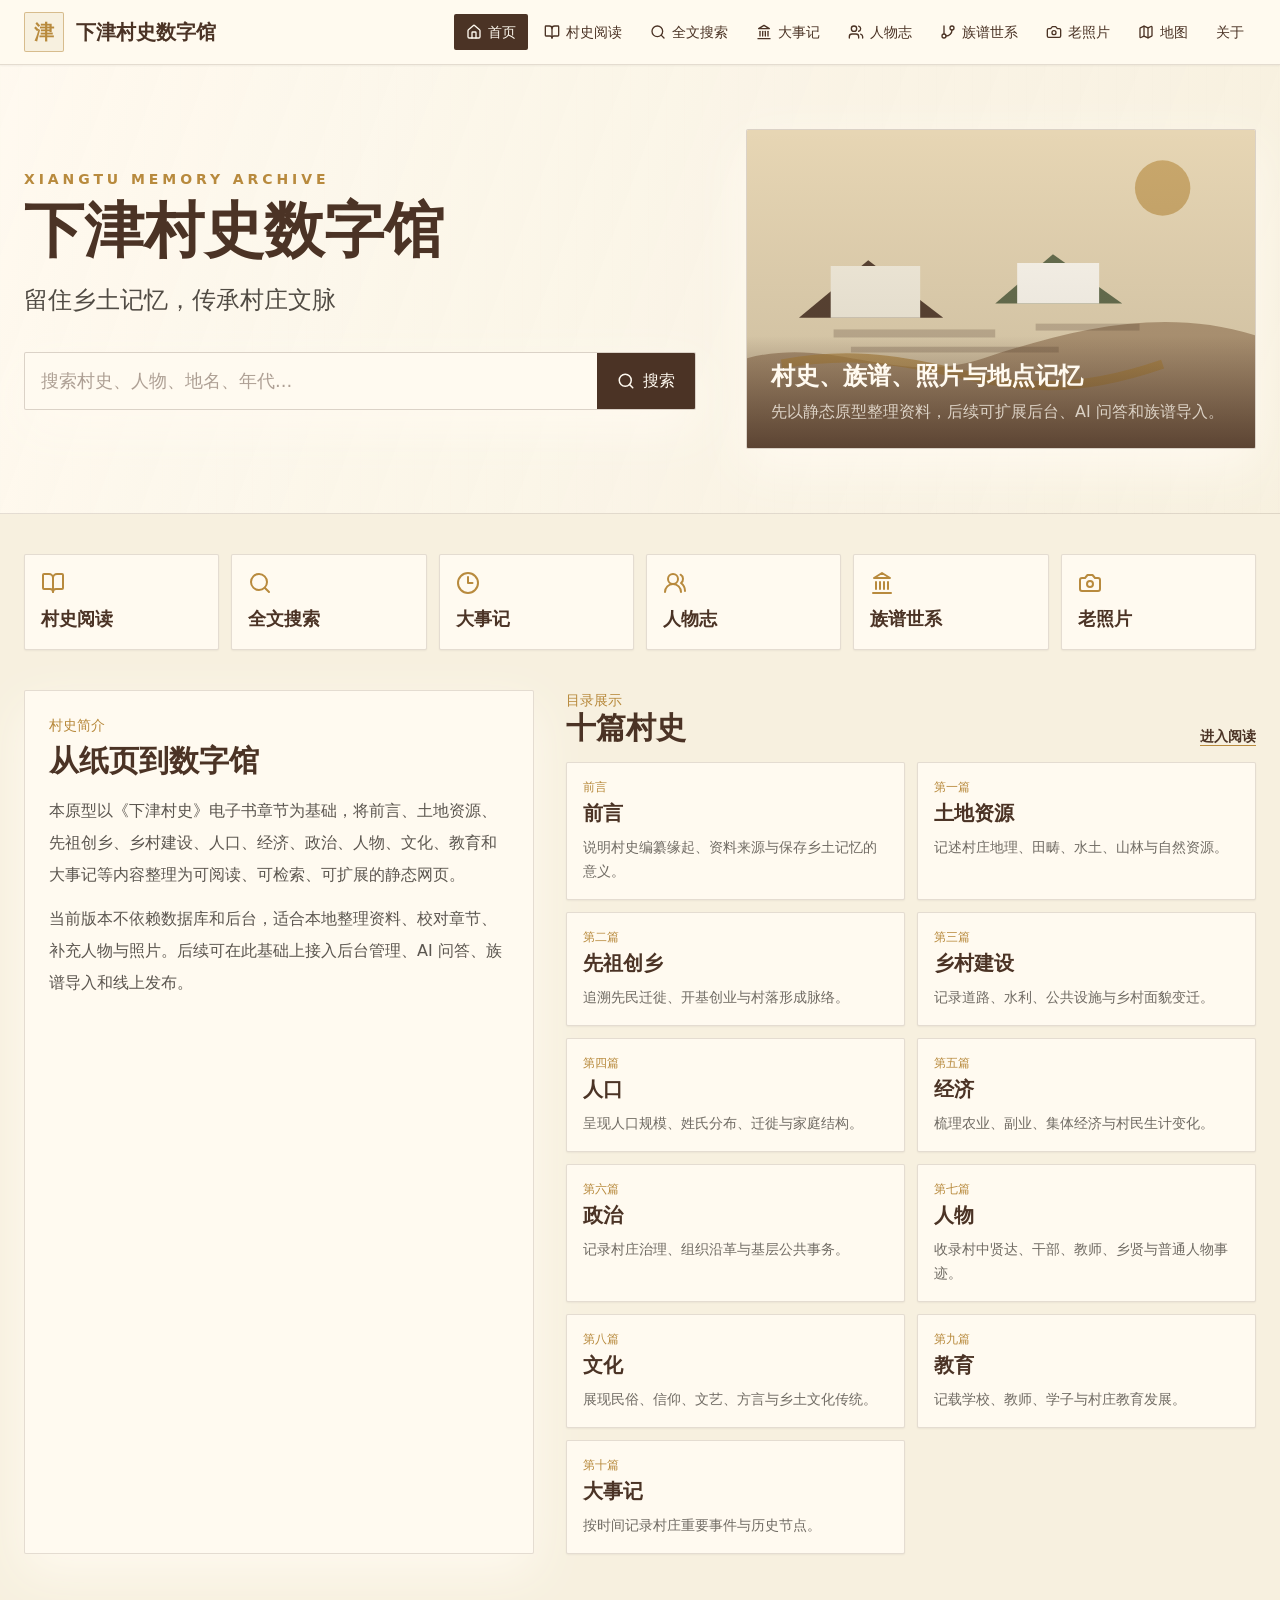
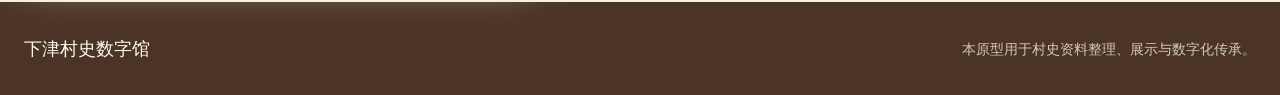
<file: index.html>
<!doctype html>
<html lang="zh-CN">
  <head>
    <meta charset="UTF-8" />
    <meta name="viewport" content="width=device-width, initial-scale=1.0" />
    <title>下津村史数字馆</title>
    <script type="module" crossorigin src="./assets/index-D4QN0NcS.js"></script>
    <link rel="stylesheet" crossorigin href="./assets/index-DAocf0F-.css">
  </head>
  <body>
    <div id="root"></div>
  </body>
</html>
</file>
<file: assets/index-DAocf0F-.css>
.leaflet-pane,.leaflet-tile,.leaflet-marker-icon,.leaflet-marker-shadow,.leaflet-tile-container,.leaflet-pane>svg,.leaflet-pane>canvas,.leaflet-zoom-box,.leaflet-image-layer,.leaflet-layer{position:absolute;left:0;top:0}.leaflet-container{overflow:hidden}.leaflet-tile,.leaflet-marker-icon,.leaflet-marker-shadow{-webkit-user-select:none;-moz-user-select:none;user-select:none;-webkit-user-drag:none}.leaflet-tile::-moz-selection{background:transparent}.leaflet-tile::selection{background:transparent}.leaflet-safari .leaflet-tile{image-rendering:-webkit-optimize-contrast}.leaflet-safari .leaflet-tile-container{width:1600px;height:1600px;-webkit-transform-origin:0 0}.leaflet-marker-icon,.leaflet-marker-shadow{display:block}.leaflet-container .leaflet-overlay-pane svg{max-width:none!important;max-height:none!important}.leaflet-container .leaflet-marker-pane img,.leaflet-container .leaflet-shadow-pane img,.leaflet-container .leaflet-tile-pane img,.leaflet-container img.leaflet-image-layer,.leaflet-container .leaflet-tile{max-width:none!important;max-height:none!important;width:auto;padding:0}.leaflet-container img.leaflet-tile{mix-blend-mode:plus-lighter}.leaflet-container.leaflet-touch-zoom{touch-action:pan-x pan-y}.leaflet-container.leaflet-touch-drag{touch-action:none;touch-action:pinch-zoom}.leaflet-container.leaflet-touch-drag.leaflet-touch-zoom{touch-action:none}.leaflet-container{-webkit-tap-highlight-color:transparent}.leaflet-container a{-webkit-tap-highlight-color:rgba(51,181,229,.4)}.leaflet-tile{filter:inherit;visibility:hidden}.leaflet-tile-loaded{visibility:inherit}.leaflet-zoom-box{width:0;height:0;box-sizing:border-box;z-index:800}.leaflet-overlay-pane svg{-moz-user-select:none}.leaflet-pane{z-index:400}.leaflet-tile-pane{z-index:200}.leaflet-overlay-pane{z-index:400}.leaflet-shadow-pane{z-index:500}.leaflet-marker-pane{z-index:600}.leaflet-tooltip-pane{z-index:650}.leaflet-popup-pane{z-index:700}.leaflet-map-pane canvas{z-index:100}.leaflet-map-pane svg{z-index:200}.leaflet-vml-shape{width:1px;height:1px}.lvml{behavior:url(#default#VML);display:inline-block;position:absolute}.leaflet-control{position:relative;z-index:800;pointer-events:visiblePainted;pointer-events:auto}.leaflet-top,.leaflet-bottom{position:absolute;z-index:1000;pointer-events:none}.leaflet-top{top:0}.leaflet-right{right:0}.leaflet-bottom{bottom:0}.leaflet-left{left:0}.leaflet-control{float:left;clear:both}.leaflet-right .leaflet-control{float:right}.leaflet-top .leaflet-control{margin-top:10px}.leaflet-bottom .leaflet-control{margin-bottom:10px}.leaflet-left .leaflet-control{margin-left:10px}.leaflet-right .leaflet-control{margin-right:10px}.leaflet-fade-anim .leaflet-popup{opacity:0;transition:opacity .2s linear}.leaflet-fade-anim .leaflet-map-pane .leaflet-popup{opacity:1}.leaflet-zoom-animated{transform-origin:0 0}svg.leaflet-zoom-animated{will-change:transform}.leaflet-zoom-anim .leaflet-zoom-animated{transition:transform .25s cubic-bezier(0,0,.25,1)}.leaflet-zoom-anim .leaflet-tile,.leaflet-pan-anim .leaflet-tile{transition:none}.leaflet-zoom-anim .leaflet-zoom-hide{visibility:hidden}.leaflet-interactive{cursor:pointer}.leaflet-grab{cursor:grab}.leaflet-crosshair,.leaflet-crosshair .leaflet-interactive{cursor:crosshair}.leaflet-popup-pane,.leaflet-control{cursor:auto}.leaflet-dragging .leaflet-grab,.leaflet-dragging .leaflet-grab .leaflet-interactive,.leaflet-dragging .leaflet-marker-draggable{cursor:move;cursor:grabbing}.leaflet-marker-icon,.leaflet-marker-shadow,.leaflet-image-layer,.leaflet-pane>svg path,.leaflet-tile-container{pointer-events:none}.leaflet-marker-icon.leaflet-interactive,.leaflet-image-layer.leaflet-interactive,.leaflet-pane>svg path.leaflet-interactive,svg.leaflet-image-layer.leaflet-interactive path{pointer-events:visiblePainted;pointer-events:auto}.leaflet-container{background:#ddd;outline-offset:1px}.leaflet-container a{color:#0078a8}.leaflet-zoom-box{border:2px dotted #38f;background:#ffffff80}.leaflet-container{font-family:Helvetica Neue,Arial,Helvetica,sans-serif;font-size:12px;font-size:.75rem;line-height:1.5}.leaflet-bar{box-shadow:0 1px 5px #000000a6;border-radius:4px}.leaflet-bar a{background-color:#fff;border-bottom:1px solid #ccc;width:26px;height:26px;line-height:26px;display:block;text-align:center;text-decoration:none;color:#000}.leaflet-bar a,.leaflet-control-layers-toggle{background-position:50% 50%;background-repeat:no-repeat;display:block}.leaflet-bar a:hover,.leaflet-bar a:focus{background-color:#f4f4f4}.leaflet-bar a:first-child{border-top-left-radius:4px;border-top-right-radius:4px}.leaflet-bar a:last-child{border-bottom-left-radius:4px;border-bottom-right-radius:4px;border-bottom:none}.leaflet-bar a.leaflet-disabled{cursor:default;background-color:#f4f4f4;color:#bbb}.leaflet-touch .leaflet-bar a{width:30px;height:30px;line-height:30px}.leaflet-touch .leaflet-bar a:first-child{border-top-left-radius:2px;border-top-right-radius:2px}.leaflet-touch .leaflet-bar a:last-child{border-bottom-left-radius:2px;border-bottom-right-radius:2px}.leaflet-control-zoom-in,.leaflet-control-zoom-out{font:700 18px Lucida Console,Monaco,monospace;text-indent:1px}.leaflet-touch .leaflet-control-zoom-in,.leaflet-touch .leaflet-control-zoom-out{font-size:22px}.leaflet-control-layers{box-shadow:0 1px 5px #0006;background:#fff;border-radius:5px}.leaflet-control-layers-toggle{background-image:url([data-uri]);width:36px;height:36px}.leaflet-retina .leaflet-control-layers-toggle{background-image:url([data-uri]);background-size:26px 26px}.leaflet-touch .leaflet-control-layers-toggle{width:44px;height:44px}.leaflet-control-layers .leaflet-control-layers-list,.leaflet-control-layers-expanded .leaflet-control-layers-toggle{display:none}.leaflet-control-layers-expanded .leaflet-control-layers-list{display:block;position:relative}.leaflet-control-layers-expanded{padding:6px 10px 6px 6px;color:#333;background:#fff}.leaflet-control-layers-scrollbar{overflow-y:scroll;overflow-x:hidden;padding-right:5px}.leaflet-control-layers-selector{margin-top:2px;position:relative;top:1px}.leaflet-control-layers label{display:block;font-size:13px;font-size:1.08333em}.leaflet-control-layers-separator{height:0;border-top:1px solid #ddd;margin:5px -10px 5px -6px}.leaflet-default-icon-path{background-image:url([data-uri])}.leaflet-container .leaflet-control-attribution{background:#fff;background:#fffc;margin:0}.leaflet-control-attribution,.leaflet-control-scale-line{padding:0 5px;color:#333;line-height:1.4}.leaflet-control-attribution a{text-decoration:none}.leaflet-control-attribution a:hover,.leaflet-control-attribution a:focus{text-decoration:underline}.leaflet-attribution-flag{display:inline!important;vertical-align:baseline!important;width:1em;height:.6669em}.leaflet-left .leaflet-control-scale{margin-left:5px}.leaflet-bottom .leaflet-control-scale{margin-bottom:5px}.leaflet-control-scale-line{border:2px solid #777;border-top:none;line-height:1.1;padding:2px 5px 1px;white-space:nowrap;box-sizing:border-box;background:#fffc;text-shadow:1px 1px #fff}.leaflet-control-scale-line:not(:first-child){border-top:2px solid #777;border-bottom:none;margin-top:-2px}.leaflet-control-scale-line:not(:first-child):not(:last-child){border-bottom:2px solid #777}.leaflet-touch .leaflet-control-attribution,.leaflet-touch .leaflet-control-layers,.leaflet-touch .leaflet-bar{box-shadow:none}.leaflet-touch .leaflet-control-layers,.leaflet-touch .leaflet-bar{border:2px solid rgba(0,0,0,.2);background-clip:padding-box}.leaflet-popup{position:absolute;text-align:center;margin-bottom:20px}.leaflet-popup-content-wrapper{padding:1px;text-align:left;border-radius:12px}.leaflet-popup-content{margin:13px 24px 13px 20px;line-height:1.3;font-size:13px;font-size:1.08333em;min-height:1px}.leaflet-popup-content p{margin:1.3em 0}.leaflet-popup-tip-container{width:40px;height:20px;position:absolute;left:50%;margin-top:-1px;margin-left:-20px;overflow:hidden;pointer-events:none}.leaflet-popup-tip{width:17px;height:17px;padding:1px;margin:-10px auto 0;pointer-events:auto;transform:rotate(45deg)}.leaflet-popup-content-wrapper,.leaflet-popup-tip{background:#fff;color:#333;box-shadow:0 3px 14px #0006}.leaflet-container a.leaflet-popup-close-button{position:absolute;top:0;right:0;border:none;text-align:center;width:24px;height:24px;font:16px/24px Tahoma,Verdana,sans-serif;color:#757575;text-decoration:none;background:transparent}.leaflet-container a.leaflet-popup-close-button:hover,.leaflet-container a.leaflet-popup-close-button:focus{color:#585858}.leaflet-popup-scrolled{overflow:auto}.leaflet-oldie .leaflet-popup-content-wrapper{-ms-zoom:1}.leaflet-oldie .leaflet-popup-tip{width:24px;margin:0 auto;-ms-filter:"progid:DXImageTransform.Microsoft.Matrix(M11=0.70710678, M12=0.70710678, M21=-0.70710678, M22=0.70710678)";filter:progid:DXImageTransform.Microsoft.Matrix(M11=.70710678,M12=.70710678,M21=-.70710678,M22=.70710678)}.leaflet-oldie .leaflet-control-zoom,.leaflet-oldie .leaflet-control-layers,.leaflet-oldie .leaflet-popup-content-wrapper,.leaflet-oldie .leaflet-popup-tip{border:1px solid #999}.leaflet-div-icon{background:#fff;border:1px solid #666}.leaflet-tooltip{position:absolute;padding:6px;background-color:#fff;border:1px solid #fff;border-radius:3px;color:#222;white-space:nowrap;-webkit-user-select:none;-moz-user-select:none;user-select:none;pointer-events:none;box-shadow:0 1px 3px #0006}.leaflet-tooltip.leaflet-interactive{cursor:pointer;pointer-events:auto}.leaflet-tooltip-top:before,.leaflet-tooltip-bottom:before,.leaflet-tooltip-left:before,.leaflet-tooltip-right:before{position:absolute;pointer-events:none;border:6px solid transparent;background:transparent;content:""}.leaflet-tooltip-bottom{margin-top:6px}.leaflet-tooltip-top{margin-top:-6px}.leaflet-tooltip-bottom:before,.leaflet-tooltip-top:before{left:50%;margin-left:-6px}.leaflet-tooltip-top:before{bottom:0;margin-bottom:-12px;border-top-color:#fff}.leaflet-tooltip-bottom:before{top:0;margin-top:-12px;margin-left:-6px;border-bottom-color:#fff}.leaflet-tooltip-left{margin-left:-6px}.leaflet-tooltip-right{margin-left:6px}.leaflet-tooltip-left:before,.leaflet-tooltip-right:before{top:50%;margin-top:-6px}.leaflet-tooltip-left:before{right:0;margin-right:-12px;border-left-color:#fff}.leaflet-tooltip-right:before{left:0;margin-left:-12px;border-right-color:#fff}@media print{.leaflet-control{-webkit-print-color-adjust:exact;print-color-adjust:exact}}*,:before,:after{--tw-border-spacing-x: 0;--tw-border-spacing-y: 0;--tw-translate-x: 0;--tw-translate-y: 0;--tw-rotate: 0;--tw-skew-x: 0;--tw-skew-y: 0;--tw-scale-x: 1;--tw-scale-y: 1;--tw-pan-x: ;--tw-pan-y: ;--tw-pinch-zoom: ;--tw-scroll-snap-strictness: proximity;--tw-gradient-from-position: ;--tw-gradient-via-position: ;--tw-gradient-to-position: ;--tw-ordinal: ;--tw-slashed-zero: ;--tw-numeric-figure: ;--tw-numeric-spacing: ;--tw-numeric-fraction: ;--tw-ring-inset: ;--tw-ring-offset-width: 0px;--tw-ring-offset-color: #fff;--tw-ring-color: rgb(59 130 246 / .5);--tw-ring-offset-shadow: 0 0 #0000;--tw-ring-shadow: 0 0 #0000;--tw-shadow: 0 0 #0000;--tw-shadow-colored: 0 0 #0000;--tw-blur: ;--tw-brightness: ;--tw-contrast: ;--tw-grayscale: ;--tw-hue-rotate: ;--tw-invert: ;--tw-saturate: ;--tw-sepia: ;--tw-drop-shadow: ;--tw-backdrop-blur: ;--tw-backdrop-brightness: ;--tw-backdrop-contrast: ;--tw-backdrop-grayscale: ;--tw-backdrop-hue-rotate: ;--tw-backdrop-invert: ;--tw-backdrop-opacity: ;--tw-backdrop-saturate: ;--tw-backdrop-sepia: ;--tw-contain-size: ;--tw-contain-layout: ;--tw-contain-paint: ;--tw-contain-style: }::backdrop{--tw-border-spacing-x: 0;--tw-border-spacing-y: 0;--tw-translate-x: 0;--tw-translate-y: 0;--tw-rotate: 0;--tw-skew-x: 0;--tw-skew-y: 0;--tw-scale-x: 1;--tw-scale-y: 1;--tw-pan-x: ;--tw-pan-y: ;--tw-pinch-zoom: ;--tw-scroll-snap-strictness: proximity;--tw-gradient-from-position: ;--tw-gradient-via-position: ;--tw-gradient-to-position: ;--tw-ordinal: ;--tw-slashed-zero: ;--tw-numeric-figure: ;--tw-numeric-spacing: ;--tw-numeric-fraction: ;--tw-ring-inset: ;--tw-ring-offset-width: 0px;--tw-ring-offset-color: #fff;--tw-ring-color: rgb(59 130 246 / .5);--tw-ring-offset-shadow: 0 0 #0000;--tw-ring-shadow: 0 0 #0000;--tw-shadow: 0 0 #0000;--tw-shadow-colored: 0 0 #0000;--tw-blur: ;--tw-brightness: ;--tw-contrast: ;--tw-grayscale: ;--tw-hue-rotate: ;--tw-invert: ;--tw-saturate: ;--tw-sepia: ;--tw-drop-shadow: ;--tw-backdrop-blur: ;--tw-backdrop-brightness: ;--tw-backdrop-contrast: ;--tw-backdrop-grayscale: ;--tw-backdrop-hue-rotate: ;--tw-backdrop-invert: ;--tw-backdrop-opacity: ;--tw-backdrop-saturate: ;--tw-backdrop-sepia: ;--tw-contain-size: ;--tw-contain-layout: ;--tw-contain-paint: ;--tw-contain-style: }*,:before,:after{box-sizing:border-box;border-width:0;border-style:solid;border-color:#e5e7eb}:before,:after{--tw-content: ""}html,:host{line-height:1.5;-webkit-text-size-adjust:100%;-moz-tab-size:4;-o-tab-size:4;tab-size:4;font-family:Noto Sans SC,Microsoft YaHei,system-ui,sans-serif;font-feature-settings:normal;font-variation-settings:normal;-webkit-tap-highlight-color:transparent}body{margin:0;line-height:inherit}hr{height:0;color:inherit;border-top-width:1px}abbr:where([title]){-webkit-text-decoration:underline dotted;text-decoration:underline dotted}h1,h2,h3,h4,h5,h6{font-size:inherit;font-weight:inherit}a{color:inherit;text-decoration:inherit}b,strong{font-weight:bolder}code,kbd,samp,pre{font-family:ui-monospace,SFMono-Regular,Menlo,Monaco,Consolas,Liberation Mono,Courier New,monospace;font-feature-settings:normal;font-variation-settings:normal;font-size:1em}small{font-size:80%}sub,sup{font-size:75%;line-height:0;position:relative;vertical-align:baseline}sub{bottom:-.25em}sup{top:-.5em}table{text-indent:0;border-color:inherit;border-collapse:collapse}button,input,optgroup,select,textarea{font-family:inherit;font-feature-settings:inherit;font-variation-settings:inherit;font-size:100%;font-weight:inherit;line-height:inherit;letter-spacing:inherit;color:inherit;margin:0;padding:0}button,select{text-transform:none}button,input:where([type=button]),input:where([type=reset]),input:where([type=submit]){-webkit-appearance:button;background-color:transparent;background-image:none}:-moz-focusring{outline:auto}:-moz-ui-invalid{box-shadow:none}progress{vertical-align:baseline}::-webkit-inner-spin-button,::-webkit-outer-spin-button{height:auto}[type=search]{-webkit-appearance:textfield;outline-offset:-2px}::-webkit-search-decoration{-webkit-appearance:none}::-webkit-file-upload-button{-webkit-appearance:button;font:inherit}summary{display:list-item}blockquote,dl,dd,h1,h2,h3,h4,h5,h6,hr,figure,p,pre{margin:0}fieldset{margin:0;padding:0}legend{padding:0}ol,ul,menu{list-style:none;margin:0;padding:0}dialog{padding:0}textarea{resize:vertical}input::-moz-placeholder,textarea::-moz-placeholder{opacity:1;color:#9ca3af}input::placeholder,textarea::placeholder{opacity:1;color:#9ca3af}button,[role=button]{cursor:pointer}:disabled{cursor:default}img,svg,video,canvas,audio,iframe,embed,object{display:block;vertical-align:middle}img,video{max-width:100%;height:auto}[hidden]:where(:not([hidden=until-found])){display:none}.sr-only{position:absolute;width:1px;height:1px;padding:0;margin:-1px;overflow:hidden;clip:rect(0,0,0,0);white-space:nowrap;border-width:0}.visible{visibility:visible}.collapse{visibility:collapse}.fixed{position:fixed}.absolute{position:absolute}.relative{position:relative}.sticky{position:sticky}.inset-0{top:0;right:0;bottom:0;left:0}.-left-\[7px\]{left:-7px}.bottom-0{bottom:0}.left-0{left:0}.right-0{right:0}.top-0{top:0}.top-2{top:.5rem}.z-40{z-index:40}.z-50{z-index:50}.mx-auto{margin-left:auto;margin-right:auto}.mb-1{margin-bottom:.25rem}.mb-2{margin-bottom:.5rem}.mb-3{margin-bottom:.75rem}.mb-4{margin-bottom:1rem}.mb-5{margin-bottom:1.25rem}.mb-6{margin-bottom:1.5rem}.mr-1{margin-right:.25rem}.mt-1{margin-top:.25rem}.mt-2{margin-top:.5rem}.mt-3{margin-top:.75rem}.mt-4{margin-top:1rem}.mt-5{margin-top:1.25rem}.mt-6{margin-top:1.5rem}.mt-8{margin-top:2rem}.line-clamp-2{overflow:hidden;display:-webkit-box;-webkit-box-orient:vertical;-webkit-line-clamp:2}.block{display:block}.inline{display:inline}.flex{display:flex}.inline-flex{display:inline-flex}.table{display:table}.grid{display:grid}.hidden{display:none}.aspect-\[4\/3\]{aspect-ratio:4/3}.h-10{height:2.5rem}.h-11{height:2.75rem}.h-14{height:3.5rem}.h-3{height:.75rem}.h-9{height:2.25rem}.h-px{height:1px}.max-h-\[70vh\]{max-height:70vh}.min-h-24{min-height:6rem}.min-h-\[320px\]{min-height:320px}.min-h-screen{min-height:100vh}.w-10{width:2.5rem}.w-3{width:.75rem}.w-5{width:1.25rem}.w-9{width:2.25rem}.w-full{width:100%}.min-w-0{min-width:0px}.min-w-28{min-width:7rem}.max-w-2xl{max-width:42rem}.max-w-3xl{max-width:48rem}.max-w-4xl{max-width:56rem}.max-w-5xl{max-width:64rem}.max-w-6xl{max-width:72rem}.max-w-7xl{max-width:80rem}.flex-1{flex:1 1 0%}.border-collapse{border-collapse:collapse}.grid-cols-2{grid-template-columns:repeat(2,minmax(0,1fr))}.grid-cols-\[5\.5rem_1fr\]{grid-template-columns:5.5rem 1fr}.flex-col{flex-direction:column}.flex-wrap{flex-wrap:wrap}.place-items-center{place-items:center}.items-start{align-items:flex-start}.items-end{align-items:flex-end}.items-center{align-items:center}.justify-center{justify-content:center}.justify-between{justify-content:space-between}.gap-1{gap:.25rem}.gap-1\.5{gap:.375rem}.gap-2{gap:.5rem}.gap-3{gap:.75rem}.gap-4{gap:1rem}.gap-5{gap:1.25rem}.gap-6{gap:1.5rem}.gap-8{gap:2rem}.gap-x-4{-moz-column-gap:1rem;column-gap:1rem}.gap-y-4{row-gap:1rem}.space-y-3>:not([hidden])~:not([hidden]){--tw-space-y-reverse: 0;margin-top:calc(.75rem * calc(1 - var(--tw-space-y-reverse)));margin-bottom:calc(.75rem * var(--tw-space-y-reverse))}.space-y-4>:not([hidden])~:not([hidden]){--tw-space-y-reverse: 0;margin-top:calc(1rem * calc(1 - var(--tw-space-y-reverse)));margin-bottom:calc(1rem * var(--tw-space-y-reverse))}.overflow-hidden{overflow:hidden}.truncate{overflow:hidden;text-overflow:ellipsis;white-space:nowrap}.whitespace-nowrap{white-space:nowrap}.break-all{word-break:break-all}.rounded-full{border-radius:9999px}.rounded-sm{border-radius:.125rem}.border{border-width:1px}.border-b{border-bottom-width:1px}.border-l-2{border-left-width:2px}.border-t{border-top-width:1px}.border-dashed{border-style:dashed}.border-brown\/10{border-color:#4b33251a}.border-brown\/15{border-color:#4b332526}.border-brown\/20{border-color:#4b332533}.border-gold{--tw-border-opacity: 1;border-color:rgb(184 138 61 / var(--tw-border-opacity, 1))}.border-gold\/25{border-color:#b88a3d40}.border-gold\/35{border-color:#b88a3d59}.border-gold\/45{border-color:#b88a3d73}.border-gold\/50{border-color:#b88a3d80}.bg-brown{--tw-bg-opacity: 1;background-color:rgb(75 51 37 / var(--tw-bg-opacity, 1))}.bg-brown\/10{background-color:#4b33251a}.bg-brown\/25{background-color:#4b332540}.bg-gold{--tw-bg-opacity: 1;background-color:rgb(184 138 61 / var(--tw-bg-opacity, 1))}.bg-gold\/15{background-color:#b88a3d26}.bg-ink\/70{background-color:#241f19b3}.bg-paper{--tw-bg-opacity: 1;background-color:rgb(255 250 240 / var(--tw-bg-opacity, 1))}.bg-paper\/45{background-color:#fffaf073}.bg-paper\/60{background-color:#fffaf099}.bg-paper\/70{background-color:#fffaf0b3}.bg-paper\/95{background-color:#fffaf0f2}.bg-rice{--tw-bg-opacity: 1;background-color:rgb(247 240 223 / var(--tw-bg-opacity, 1))}.bg-rice\/45{background-color:#f7f0df73}.bg-rice\/70{background-color:#f7f0dfb3}.bg-transparent{background-color:transparent}.bg-gradient-to-t{background-image:linear-gradient(to top,var(--tw-gradient-stops))}.from-brown\/80{--tw-gradient-from: rgb(75 51 37 / .8) var(--tw-gradient-from-position);--tw-gradient-to: rgb(75 51 37 / 0) var(--tw-gradient-to-position);--tw-gradient-stops: var(--tw-gradient-from), var(--tw-gradient-to)}.to-transparent{--tw-gradient-to: transparent var(--tw-gradient-to-position)}.object-contain{-o-object-fit:contain;object-fit:contain}.object-cover{-o-object-fit:cover;object-fit:cover}.p-2{padding:.5rem}.p-3{padding:.75rem}.p-4{padding:1rem}.p-5{padding:1.25rem}.p-6{padding:1.5rem}.px-2{padding-left:.5rem;padding-right:.5rem}.px-3{padding-left:.75rem;padding-right:.75rem}.px-4{padding-left:1rem;padding-right:1rem}.px-5{padding-left:1.25rem;padding-right:1.25rem}.py-0\.5{padding-top:.125rem;padding-bottom:.125rem}.py-1{padding-top:.25rem;padding-bottom:.25rem}.py-10{padding-top:2.5rem;padding-bottom:2.5rem}.py-12{padding-top:3rem;padding-bottom:3rem}.py-2{padding-top:.5rem;padding-bottom:.5rem}.py-3{padding-top:.75rem;padding-bottom:.75rem}.py-4{padding-top:1rem;padding-bottom:1rem}.py-5{padding-top:1.25rem;padding-bottom:1.25rem}.py-8{padding-top:2rem;padding-bottom:2rem}.pb-12{padding-bottom:3rem}.pb-3{padding-bottom:.75rem}.pb-4{padding-bottom:1rem}.pl-5{padding-left:1.25rem}.pt-1{padding-top:.25rem}.pt-3{padding-top:.75rem}.text-left{text-align:left}.text-center{text-align:center}.text-right{text-align:right}.font-serif{font-family:Noto Serif SC,Songti SC,SimSun,serif}.text-2xl{font-size:1.5rem;line-height:2rem}.text-3xl{font-size:1.875rem;line-height:2.25rem}.text-4xl{font-size:2.25rem;line-height:2.5rem}.text-\[10px\]{font-size:10px}.text-\[11px\]{font-size:11px}.text-base{font-size:1rem;line-height:1.5rem}.text-lg{font-size:1.125rem;line-height:1.75rem}.text-sm{font-size:.875rem;line-height:1.25rem}.text-xl{font-size:1.25rem;line-height:1.75rem}.text-xs{font-size:.75rem;line-height:1rem}.font-black{font-weight:900}.font-bold{font-weight:700}.font-medium{font-weight:500}.font-semibold{font-weight:600}.leading-6{line-height:1.5rem}.leading-7{line-height:1.75rem}.leading-8{line-height:2rem}.leading-relaxed{line-height:1.625}.leading-tight{line-height:1.25}.tracking-\[0\.28em\]{letter-spacing:.28em}.text-brown{--tw-text-opacity: 1;color:rgb(75 51 37 / var(--tw-text-opacity, 1))}.text-brown\/45{color:#4b332573}.text-brown\/50{color:#4b332580}.text-brown\/55{color:#4b33258c}.text-brown\/60{color:#4b332599}.text-brown\/65{color:#4b3325a6}.text-brown\/70{color:#4b3325b3}.text-brown\/75{color:#4b3325bf}.text-gold{--tw-text-opacity: 1;color:rgb(184 138 61 / var(--tw-text-opacity, 1))}.text-ink{--tw-text-opacity: 1;color:rgb(36 31 25 / var(--tw-text-opacity, 1))}.text-ink\/65{color:#241f19a6}.text-ink\/70{color:#241f19b3}.text-ink\/75{color:#241f19bf}.text-ink\/80{color:#241f19cc}.text-paper{--tw-text-opacity: 1;color:rgb(255 250 240 / var(--tw-text-opacity, 1))}.text-paper\/75{color:#fffaf0bf}.underline{text-decoration-line:underline}.decoration-gold{text-decoration-color:#b88a3d}.underline-offset-4{text-underline-offset:4px}.opacity-65{opacity:.65}.opacity-75{opacity:.75}.shadow-paper{--tw-shadow: 0 18px 50px rgba(49, 35, 21, .13);--tw-shadow-colored: 0 18px 50px var(--tw-shadow-color);box-shadow:var(--tw-ring-offset-shadow, 0 0 #0000),var(--tw-ring-shadow, 0 0 #0000),var(--tw-shadow)}.shadow-sm{--tw-shadow: 0 1px 2px 0 rgb(0 0 0 / .05);--tw-shadow-colored: 0 1px 2px 0 var(--tw-shadow-color);box-shadow:var(--tw-ring-offset-shadow, 0 0 #0000),var(--tw-ring-shadow, 0 0 #0000),var(--tw-shadow)}.shadow-paper{--tw-shadow-color: #fffaf0;--tw-shadow: var(--tw-shadow-colored)}.outline-none{outline:2px solid transparent;outline-offset:2px}.outline{outline-style:solid}.ring-4{--tw-ring-offset-shadow: var(--tw-ring-inset) 0 0 0 var(--tw-ring-offset-width) var(--tw-ring-offset-color);--tw-ring-shadow: var(--tw-ring-inset) 0 0 0 calc(4px + var(--tw-ring-offset-width)) var(--tw-ring-color);box-shadow:var(--tw-ring-offset-shadow),var(--tw-ring-shadow),var(--tw-shadow, 0 0 #0000)}.ring-rice{--tw-ring-opacity: 1;--tw-ring-color: rgb(247 240 223 / var(--tw-ring-opacity, 1))}.filter{filter:var(--tw-blur) var(--tw-brightness) var(--tw-contrast) var(--tw-grayscale) var(--tw-hue-rotate) var(--tw-invert) var(--tw-saturate) var(--tw-sepia) var(--tw-drop-shadow)}.backdrop-blur{--tw-backdrop-blur: blur(8px);-webkit-backdrop-filter:var(--tw-backdrop-blur) var(--tw-backdrop-brightness) var(--tw-backdrop-contrast) var(--tw-backdrop-grayscale) var(--tw-backdrop-hue-rotate) var(--tw-backdrop-invert) var(--tw-backdrop-opacity) var(--tw-backdrop-saturate) var(--tw-backdrop-sepia);backdrop-filter:var(--tw-backdrop-blur) var(--tw-backdrop-brightness) var(--tw-backdrop-contrast) var(--tw-backdrop-grayscale) var(--tw-backdrop-hue-rotate) var(--tw-backdrop-invert) var(--tw-backdrop-opacity) var(--tw-backdrop-saturate) var(--tw-backdrop-sepia)}.transition{transition-property:color,background-color,border-color,text-decoration-color,fill,stroke,opacity,box-shadow,transform,filter,backdrop-filter;transition-timing-function:cubic-bezier(.4,0,.2,1);transition-duration:.15s}:root{color-scheme:light}html{scroll-behavior:smooth}body{margin:0;font-family:Noto Sans SC,Microsoft YaHei,system-ui,sans-serif;background:linear-gradient(#f7f0dfe6,#f7f0dfe6),radial-gradient(circle at 20% 12%,rgba(184,138,61,.18),transparent 26%),radial-gradient(circle at 80% 0%,rgba(89,100,68,.16),transparent 24%)}::-moz-selection{background:#b88a3d59}::selection{background:#b88a3d59}mark{border-radius:2px;background:#b88a3d47;color:#241f19;padding:0 .08em}.hero-band{position:relative;border-bottom:1px solid rgba(75,51,37,.14);background:linear-gradient(110deg,#fffaf0f5,#f7f0dfd6),repeating-linear-gradient(90deg,rgba(75,51,37,.04) 0 1px,transparent 1px 18px)}.home-archive-visual{background:linear-gradient(to bottom,transparent,rgba(36,31,25,.15)),url("data:image/svg+xml,%3Csvg xmlns='http://www.w3.org/2000/svg' width='880' height='620' viewBox='0 0 880 620'%3E%3Crect width='880' height='620' fill='%23e7d6b4'/%3E%3Cpath d='M0 430 C150 390 260 480 410 430 S720 340 880 390 L880 620 L0 620Z' fill='%238c6a47' opacity='.55'/%3E%3Cpath d='M90 360 L210 260 L340 360 Z' fill='%234b3325' opacity='.9'/%3E%3Cpath d='M145 360 L145 270 L300 270 L300 360 Z' fill='%23f7f0df'/%3E%3Cpath d='M430 335 L530 250 L650 335 Z' fill='%23596444' opacity='.9'/%3E%3Cpath d='M468 335 L468 265 L610 265 L610 335 Z' fill='%23fffaf0'/%3E%3Cpath d='M60 440 C170 420 250 430 360 455 S560 495 720 440' stroke='%23b88a3d' stroke-width='16' fill='none' opacity='.65'/%3E%3Ccircle cx='720' cy='135' r='48' fill='%23b88a3d' opacity='.6'/%3E%3Cg fill='%234b3325' opacity='.22'%3E%3Crect x='150' y='380' width='280' height='14'/%3E%3Crect x='180' y='410' width='360' height='10'/%3E%3Crect x='500' y='370' width='180' height='12'/%3E%3C/g%3E%3C/svg%3E");background-size:cover;background-position:center}.reader-btn{display:inline-flex;min-height:2.25rem;align-items:center;justify-content:center;gap:.35rem;border:1px solid rgba(75,51,37,.16);border-radius:2px;background:#fffaf0;padding:.45rem .75rem;color:#4b3325;transition:border-color .16s ease,background .16s ease}.reader-btn:hover:not(:disabled){border-color:#b88a3dbf;background:#b88a3d1f}.reader-btn:disabled{cursor:not-allowed;opacity:.42}.book-content{padding:clamp(1.25rem,3vw,3rem);font-family:"Noto Serif SC",Songti SC,SimSun,serif;line-height:2.05;color:#241f19}.book-content h1,.book-content h2,.book-content h3{color:#4b3325;font-weight:800;line-height:1.35}.book-content h1{margin:0 0 1.5rem;text-align:center;font-size:1.8em}.book-content h2{margin:2rem 0 1rem;font-size:1.35em}.book-content h3{margin:1.5rem 0 .8rem;font-size:1.15em}.book-content p{margin:.75rem 0;text-align:justify}.book-content img{max-width:100%;height:auto;margin:1.5rem auto;border:1px solid rgba(75,51,37,.14);border-radius:2px;box-shadow:0 8px 26px #3123151f}.book-content table{display:block;max-width:100%;overflow-x:auto;border-collapse:collapse}.book-content td,.book-content th{border:1px solid rgba(75,51,37,.18);padding:.4rem .55rem}.filter-btn{min-height:2.4rem;border:1px solid rgba(75,51,37,.16);border-radius:2px;background:#fffaf0;padding:.45rem .85rem;color:#4b3325}.filter-btn:hover,.filter-btn-active{border-color:#b88a3dcc;background:#4b3325;color:#fffaf0}.tree-root,.tree-children{display:flex;gap:1.25rem;padding:0;list-style:none}.tree-root{min-width:-moz-max-content;min-width:max-content;align-items:flex-start;justify-content:center}.tree-root li{display:flex;flex-direction:column;align-items:center;position:relative}.tree-children{position:relative;margin-top:1.7rem}.tree-children:before{content:"";position:absolute;top:-.9rem;left:50%;width:1px;height:.9rem;background:#4b33253d}.tree-children li:before{content:"";position:absolute;top:-.85rem;width:100%;height:1px;background:#4b332538}.map-pattern{background:linear-gradient(30deg,rgba(75,51,37,.07) 12%,transparent 12.5%,transparent 87%,rgba(75,51,37,.07) 87.5%,rgba(75,51,37,.07)),linear-gradient(150deg,rgba(75,51,37,.07) 12%,transparent 12.5%,transparent 87%,rgba(75,51,37,.07) 87.5%,rgba(75,51,37,.07));background-size:46px 80px;opacity:.45}.village-leaflet-map{min-height:560px;width:100%}.village-leaflet-map .leaflet-control-zoom a{border-bottom-color:#4b332524;background:#fffaf0;color:#4b3325}.village-leaflet-map .leaflet-control-attribution{background:#fffaf0db;color:#4b3325b8}.village-map-marker{position:relative;display:block;width:24px;height:24px;border:2px solid #fffaf0;border-radius:999px 999px 999px 2px;background:#8d4c32;box-shadow:0 6px 16px #241f1952;transform:rotate(-45deg)}.village-map-marker:after{content:"";position:absolute;top:6px;right:6px;bottom:6px;left:6px;border-radius:999px;background:#fffaf0}.village-map-marker-active{background:#4b3325;box-shadow:0 0 0 5px #b88a3d47,0 10px 24px #241f1961}.village-leaflet-map .leaflet-tooltip{border:1px solid rgba(75,51,37,.16);border-radius:2px;background:#fffaf0;color:#4b3325;box-shadow:0 8px 24px #241f192e;font-family:Noto Sans SC,Microsoft YaHei,system-ui,sans-serif}@media(max-width:720px){.book-content{line-height:1.9}.tree-root{justify-content:flex-start}.village-leaflet-map{min-height:420px}}.placeholder\:text-brown\/45::-moz-placeholder{color:#4b332573}.placeholder\:text-brown\/45::placeholder{color:#4b332573}.hover\:-translate-y-0\.5:hover{--tw-translate-y: -.125rem;transform:translate(var(--tw-translate-x),var(--tw-translate-y)) rotate(var(--tw-rotate)) skew(var(--tw-skew-x)) skewY(var(--tw-skew-y)) scaleX(var(--tw-scale-x)) scaleY(var(--tw-scale-y))}.hover\:border-gold:hover{--tw-border-opacity: 1;border-color:rgb(184 138 61 / var(--tw-border-opacity, 1))}.hover\:border-gold\/60:hover{border-color:#b88a3d99}.hover\:border-gold\/80:hover{border-color:#b88a3dcc}.hover\:bg-brown\/10:hover{background-color:#4b33251a}.hover\:bg-gold\/20:hover{background-color:#b88a3d33}.hover\:bg-ink:hover{--tw-bg-opacity: 1;background-color:rgb(36 31 25 / var(--tw-bg-opacity, 1))}.hover\:shadow-paper:hover{--tw-shadow: 0 18px 50px rgba(49, 35, 21, .13);--tw-shadow-colored: 0 18px 50px var(--tw-shadow-color);box-shadow:var(--tw-ring-offset-shadow, 0 0 #0000),var(--tw-ring-shadow, 0 0 #0000),var(--tw-shadow);--tw-shadow-color: #fffaf0;--tw-shadow: var(--tw-shadow-colored)}.focus\:border-gold:focus{--tw-border-opacity: 1;border-color:rgb(184 138 61 / var(--tw-border-opacity, 1))}.group:hover .group-hover\:border-gold\/45{border-color:#b88a3d73}@media(min-width:640px){.sm\:col-span-2{grid-column:span 2 / span 2}.sm\:block{display:block}.sm\:inline{display:inline}.sm\:min-w-32{min-width:8rem}.sm\:min-w-36{min-width:9rem}.sm\:grid-cols-2{grid-template-columns:repeat(2,minmax(0,1fr))}.sm\:grid-cols-\[1fr_11rem\]{grid-template-columns:1fr 11rem}.sm\:gap-x-8{-moz-column-gap:2rem;column-gap:2rem}.sm\:border-l{border-left-width:1px}.sm\:border-t-0{border-top-width:0px}.sm\:p-4{padding:1rem}.sm\:p-5{padding:1.25rem}.sm\:px-3{padding-left:.75rem;padding-right:.75rem}.sm\:px-4{padding-left:1rem;padding-right:1rem}.sm\:py-8{padding-top:2rem;padding-bottom:2rem}.sm\:pl-8{padding-left:2rem}.sm\:pt-0{padding-top:0}.sm\:text-5xl{font-size:3rem;line-height:1}}@media(min-width:768px){.md\:grid-cols-2{grid-template-columns:repeat(2,minmax(0,1fr))}}@media(min-width:1024px){.lg\:sticky{position:sticky}.lg\:top-24{top:6rem}.lg\:flex{display:flex}.lg\:hidden{display:none}.lg\:min-w-\[42rem\]{min-width:42rem}.lg\:grid-cols-4{grid-template-columns:repeat(4,minmax(0,1fr))}.lg\:grid-cols-6{grid-template-columns:repeat(6,minmax(0,1fr))}.lg\:grid-cols-\[0\.85fr_1\.15fr\]{grid-template-columns:.85fr 1.15fr}.lg\:grid-cols-\[1\.15fr_0\.85fr\]{grid-template-columns:1.15fr .85fr}.lg\:grid-cols-\[18rem_1fr\]{grid-template-columns:18rem 1fr}.lg\:grid-cols-\[1fr_22rem\]{grid-template-columns:1fr 22rem}.lg\:grid-cols-\[20rem_1fr\]{grid-template-columns:20rem 1fr}.lg\:flex-row{flex-direction:row}.lg\:items-center{align-items:center}.lg\:justify-between{justify-content:space-between}.lg\:self-start{align-self:flex-start}.lg\:px-6{padding-left:1.5rem;padding-right:1.5rem}.lg\:py-16{padding-top:4rem;padding-bottom:4rem}.lg\:text-3xl{font-size:1.875rem;line-height:2.25rem}.lg\:text-6xl{font-size:3.75rem;line-height:1}}@media(min-width:1280px){.xl\:grid-cols-4{grid-template-columns:repeat(4,minmax(0,1fr))}}
</file>
